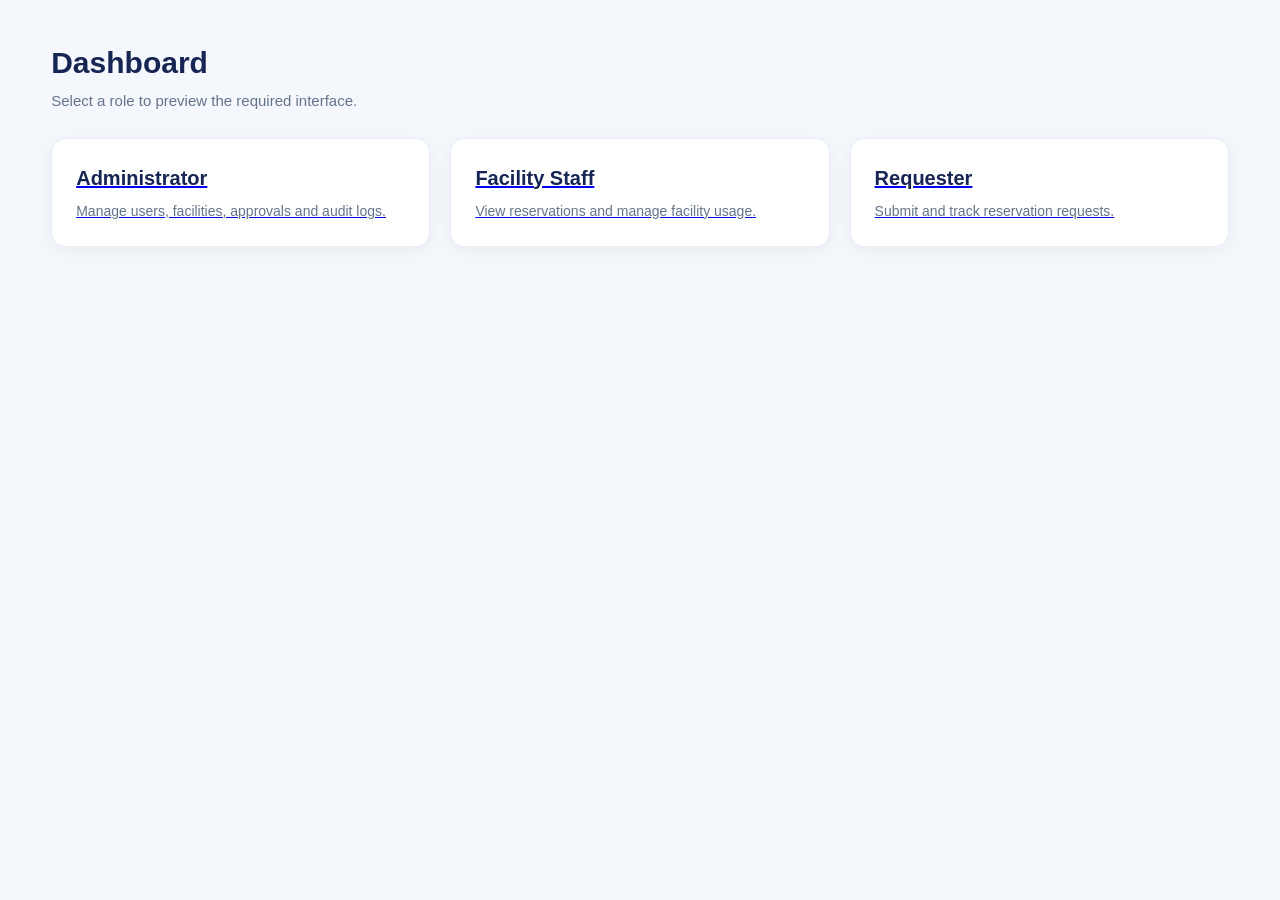
<file: dashboard.html>
<!DOCTYPE html>
<html lang="en">
<head>
  <meta charset="UTF-8">
  <meta name="viewport" content="width=device-width, initial-scale=1.0">
  <title>Dashboard</title>
  <link rel="stylesheet" href="style.css">
</head>
<body>
  <div class="container">
    <h1>Dashboard</h1>
    <p>Select a role to preview the required interface.</p>
    <div class="cards">
      <a class="card" href="admin.html"><h2>Administrator</h2><p>Manage users, facilities, approvals and audit logs.</p></a>
      <a class="card" href="staff.html"><h2>Facility Staff</h2><p>View reservations and manage facility usage.</p></a>
      <a class="card" href="requester.html"><h2>Requester</h2><p>Submit and track reservation requests.</p></a>
    </div>
  </div>
</body>
</html>
</file>
<file: style.css>
/* ========================================
   FACILITY RESERVATION SYSTEM
   SIMPLE MODERN DESIGN
======================================== */

* {
    box-sizing: border-box;
    margin: 0;
    padding: 0;
}


body {
    font-family: Arial, Helvetica, sans-serif;

    background: #f4f7fb;

    color: #1f2937;

    line-height: 1.5;
}


/* ========================================
   LOGIN
======================================== */

.login-page {

    min-height: 100vh;

    display: flex;

    justify-content: center;

    align-items: center;

    padding: 20px;

    background: #f4f7fb;
}


.login-container {

    width: 420px;

    max-width: 100%;

    background: #ffffff;

    padding: 42px;

    border-radius: 16px;

    box-shadow:
        0 8px 30px rgba(15, 23, 42, 0.08);
}


.login-header {

    text-align: center;

    margin-bottom: 30px;
}


.logo {

    width: 64px;

    height: 64px;

    margin: 0 auto 18px;

    display: flex;

    align-items: center;

    justify-content: center;

    background: #2563eb;

    color: #ffffff;

    border-radius: 14px;

    font-size: 22px;

    font-weight: bold;
}


.login-header h1 {

    color: #172554;

    font-size: 24px;

    margin-bottom: 7px;
}


.login-header p {

    color: #64748b;

    font-size: 14px;
}


/* ========================================
   FORM
======================================== */

.form-group {

    margin-bottom: 20px;
}


.form-group label {

    display: block;

    margin-bottom: 7px;

    color: #334155;

    font-size: 14px;

    font-weight: 600;
}


.form-group input {

    width: 100%;

    padding: 13px 14px;

    border: 1px solid #d8dee9;

    border-radius: 9px;

    background: #ffffff;

    color: #1f2937;

    font-size: 15px;

    transition: 0.2s;
}


.form-group input:focus {

    outline: none;

    border-color: #2563eb;

    box-shadow:
        0 0 0 3px rgba(37, 99, 235, 0.10);
}


.form-group input::placeholder {

    color: #94a3b8;
}


/* ========================================
   BUTTONS
======================================== */

.login-btn,
.btn {

    border: none;

    border-radius: 8px;

    background: #2563eb;

    color: white;

    font-size: 14px;

    font-weight: 600;

    cursor: pointer;

    transition: 0.2s;
}


.login-btn {

    width: 100%;

    padding: 13px;
}


.btn {

    display: inline-block;

    padding: 11px 18px;

    text-decoration: none;
}


.login-btn:hover,
.btn:hover {

    background: #1d4ed8;
}


.login-btn:active,
.btn:active {

    transform: scale(0.98);
}


#loginMessage {

    margin-top: 15px;

    text-align: center;

    font-size: 14px;
}


/* ========================================
   MAIN CONTAINER
======================================== */

.container {

    width: min(1200px, 92%);

    margin: 0 auto;

    padding: 40px 0 60px;
}


.container > h1 {

    color: #172554;

    font-size: 30px;

    margin-bottom: 5px;
}


.container > p {

    color: #64748b;

    font-size: 15px;
}


/* ========================================
   DASHBOARD CARDS
======================================== */

.cards {

    display: grid;

    grid-template-columns:
        repeat(auto-fit, minmax(220px, 1fr));

    gap: 20px;

    margin: 25px 0 35px;
}


.card {

    background: #ffffff;

    padding: 24px;

    border: 1px solid #e8edf5;

    border-radius: 14px;

    box-shadow:
        0 4px 18px rgba(15, 23, 42, 0.05);

    transition: 0.2s;
}


.card:hover {

    transform: translateY(-2px);

    box-shadow:
        0 7px 22px rgba(15, 23, 42, 0.08);
}


.card h2 {

    color: #172554;

    font-size: 20px;

    margin-bottom: 8px;
}


.card p {

    color: #64748b;

    font-size: 14px;
}


/* ========================================
   SECTION HEADERS
======================================== */

.container > h2 {

    color: #172554;

    font-size: 21px;

    margin-bottom: 15px;
}


.section-header {

    display: flex;

    justify-content: space-between;

    align-items: center;

    gap: 20px;

    margin-bottom: 20px;
}


.section-header h2 {

    color: #172554;

    font-size: 21px;
}


.section-header p {

    margin-top: 4px;

    color: #64748b;

    font-size: 14px;
}


/* ========================================
   TABLE
======================================== */

.table-container {

    width: 100%;

    overflow-x: auto;

    margin: 15px 0 35px;

    background: #ffffff;

    border: 1px solid #e8edf5;

    border-radius: 12px;

    box-shadow:
        0 4px 18px rgba(15, 23, 42, 0.04);
}


table {

    width: 100%;

    min-width: 750px;

    border-collapse: collapse;
}


th {

    padding: 14px 16px;

    background: #f8fafc;

    color: #475569;

    border-bottom: 1px solid #e2e8f0;

    text-align: left;

    font-size: 13px;

    font-weight: 600;

    white-space: nowrap;
}


td {

    padding: 14px 16px;

    color: #475569;

    border-bottom: 1px solid #eef2f7;

    font-size: 14px;

    vertical-align: middle;
}


tr:last-child td {

    border-bottom: none;
}


tbody tr:hover {

    background: #f8fafc;
}


/* ========================================
   ACTION BUTTONS
======================================== */

.approve-btn {

    padding: 8px 12px;

    border: none;

    border-radius: 7px;

    background: #16a34a;

    color: white;

    font-size: 13px;

    font-weight: 600;

    cursor: pointer;

    margin-right: 5px;
}


.approve-btn:hover {

    background: #15803d;
}


.cancel-btn {

    padding: 8px 12px;

    border: none;

    border-radius: 7px;

    background: #dc2626;

    color: white;

    font-size: 13px;

    font-weight: 600;

    cursor: pointer;
}


.cancel-btn:hover {

    background: #b91c1c;
}


.edit-btn {

    padding: 8px 12px;

    border: none;

    border-radius: 7px;

    background: #2563eb;

    color: white;

    font-size: 13px;

    font-weight: 600;

    cursor: pointer;

    margin-right: 5px;
}


.edit-btn:hover {

    background: #1d4ed8;
}


.toggle-btn {

    padding: 8px 12px;

    border: none;

    border-radius: 7px;

    background: #64748b;

    color: white;

    font-size: 13px;

    font-weight: 600;

    cursor: pointer;
}


.toggle-btn:hover {

    background: #475569;
}


/* ========================================
   DIVIDER
======================================== */

hr {

    border: none;

    border-top: 1px solid #e2e8f0;

    margin: 35px 0;
}


/* ========================================
   FACILITY CARDS
======================================== */

#facilitiesContainer .card {

    min-height: 190px;
}


#facilitiesContainer .card h2 {

    font-size: 19px;

    margin-bottom: 12px;
}


#facilitiesContainer .card p {

    margin-bottom: 6px;
}


/* ========================================
   STATUS
======================================== */

.status {

    display: inline-block;

    padding: 5px 10px;

    border-radius: 20px;

    font-size: 12px;

    font-weight: 600;
}


/* ========================================
   RESERVATION STATUS BADGES
======================================== */

.status-badge {

    display: inline-block;

    padding: 6px 12px;

    border-radius: 20px;

    font-size: 12px;

    font-weight: 600;

    white-space: nowrap;
}


.status-pending {

    background: #fef3c7;

    color: #92400e;
}


.status-approved {

    background: #dcfce7;

    color: #166534;
}


.status-scheduled {

    background: #dbeafe;

    color: #1e40af;
}


.status-in-use {

    background: #ffedd5;

    color: #9a3412;
}


.status-completed {

    background: #f1f5f9;

    color: #475569;
}


.status-rejected {

    background: #fee2e2;

    color: #991b1b;
}


.status-cancelled {

    background: #fee2e2;

    color: #991b1b;
}


/* ========================================
   FACILITY STATUS
======================================== */

.facility-status {

    display: inline-block;

    padding: 5px 10px;

    border-radius: 20px;

    font-size: 12px;

    font-weight: 600;
}


.facility-active {

    background: #dcfce7;

    color: #166534;
}


.facility-inactive {

    background: #fee2e2;

    color: #991b1b;
}


/* ========================================
   RESERVATION FORM MODAL
======================================== */

.reservation-modal {

    display: none;

    position: fixed;

    inset: 0;

    z-index: 9999;

    background:
        rgba(15, 23, 42, 0.55);

    justify-content: center;

    align-items: center;

    padding: 20px;
}


.reservation-modal.show {

    display: flex;
}


/* ========================================
   RESERVATION CARD
======================================== */

.reservation-card {

    position: relative;

    width: 100%;

    max-width: 560px;

    max-height: 90vh;

    overflow-y: auto;

    background: #ffffff;

    padding: 32px;

    border-radius: 18px;

    box-shadow:
        0 20px 60px rgba(15, 23, 42, 0.22);

    animation:
        reservationCardIn 0.2s ease;
}


@keyframes reservationCardIn {

    from {

        opacity: 0;

        transform: translateY(15px)
            scale(0.98);
    }

    to {

        opacity: 1;

        transform: translateY(0)
            scale(1);
    }

}


/* ========================================
   CLOSE BUTTON
======================================== */

.close-modal {

    position: absolute;

    top: 16px;

    right: 18px;

    width: 36px;

    height: 36px;

    border: none;

    border-radius: 50%;

    background: #f1f5f9;

    color: #475569;

    font-size: 24px;

    line-height: 36px;

    cursor: pointer;
}


.close-modal:hover {

    background: #e2e8f0;

    color: #1e293b;
}


/* ========================================
   RESERVATION HEADER
======================================== */

.reservation-header {

    margin-bottom: 25px;

    padding-right: 35px;
}


.reservation-header h2 {

    color: #172554;

    font-size: 25px;

    margin-bottom: 5px;
}


.reservation-header p {

    color: #64748b;

    font-size: 14px;
}


/* ========================================
   RESERVATION FORM
======================================== */

.reservation-form-group {

    margin-bottom: 18px;
}


.reservation-form-group label {

    display: block;

    margin-bottom: 7px;

    color: #334155;

    font-size: 14px;

    font-weight: 600;
}


.reservation-form-group input,
.reservation-form-group select,
.reservation-form-group textarea {

    width: 100%;

    padding: 12px 13px;

    border: 1px solid #d8dee9;

    border-radius: 9px;

    background: #ffffff;

    color: #1f2937;

    font-family: Arial, Helvetica, sans-serif;

    font-size: 14px;

    transition: 0.2s;
}


.reservation-form-group input:focus,
.reservation-form-group select:focus,
.reservation-form-group textarea:focus {

    outline: none;

    border-color: #2563eb;

    box-shadow:
        0 0 0 3px rgba(37, 99, 235, 0.10);
}


.reservation-form-group input[readonly] {

    background: #f8fafc;

    color: #475569;

    cursor: not-allowed;
}


.reservation-form-group textarea {

    min-height: 105px;

    resize: vertical;
}


.reservation-form-group input[type="date"] {

    cursor: pointer;
}


/* ========================================
   TIME ROW
======================================== */

.reservation-time-row {

    display: grid;

    grid-template-columns:
        1fr 1fr;

    gap: 15px;
}


/* ========================================
   RESERVATION ACTIONS
======================================== */

.reservation-actions {

    display: flex;

    justify-content: flex-end;

    gap: 10px;

    margin-top: 25px;

    padding-top: 5px;
}


.cancel-form-btn,
.submit-reservation-btn {

    border: none;

    border-radius: 9px;

    padding: 12px 18px;

    font-size: 14px;

    font-weight: 600;

    cursor: pointer;

    transition: 0.2s;
}


.cancel-form-btn {

    background: #f1f5f9;

    color: #475569;
}


.cancel-form-btn:hover {

    background: #e2e8f0;
}


.submit-reservation-btn {

    background: #2563eb;

    color: #ffffff;
}


.submit-reservation-btn:hover {

    background: #1d4ed8;
}


.submit-reservation-btn:active,
.cancel-form-btn:active {

    transform: scale(0.98);
}


/* ========================================
   RESPONSIVE
======================================== */

@media (max-width: 700px) {

    .container {

        width: 94%;

        padding-top: 25px;
    }


    .container > h1 {

        font-size: 25px;
    }


    .login-container {

        padding: 30px 25px;
    }


    .section-header {

        align-items: flex-start;

        flex-direction: column;
    }


    .section-header .btn {

        width: 100%;

        text-align: center;
    }


    .cards {

        grid-template-columns: 1fr;
    }


    .reservation-card {

        padding: 24px 20px;

        border-radius: 15px;
    }


    .reservation-time-row {

        grid-template-columns: 1fr;

        gap: 0;
    }


    .reservation-actions {

        flex-direction: column;
    }


    .cancel-form-btn,
    .submit-reservation-btn {

        width: 100%;
    }

}
</file>
